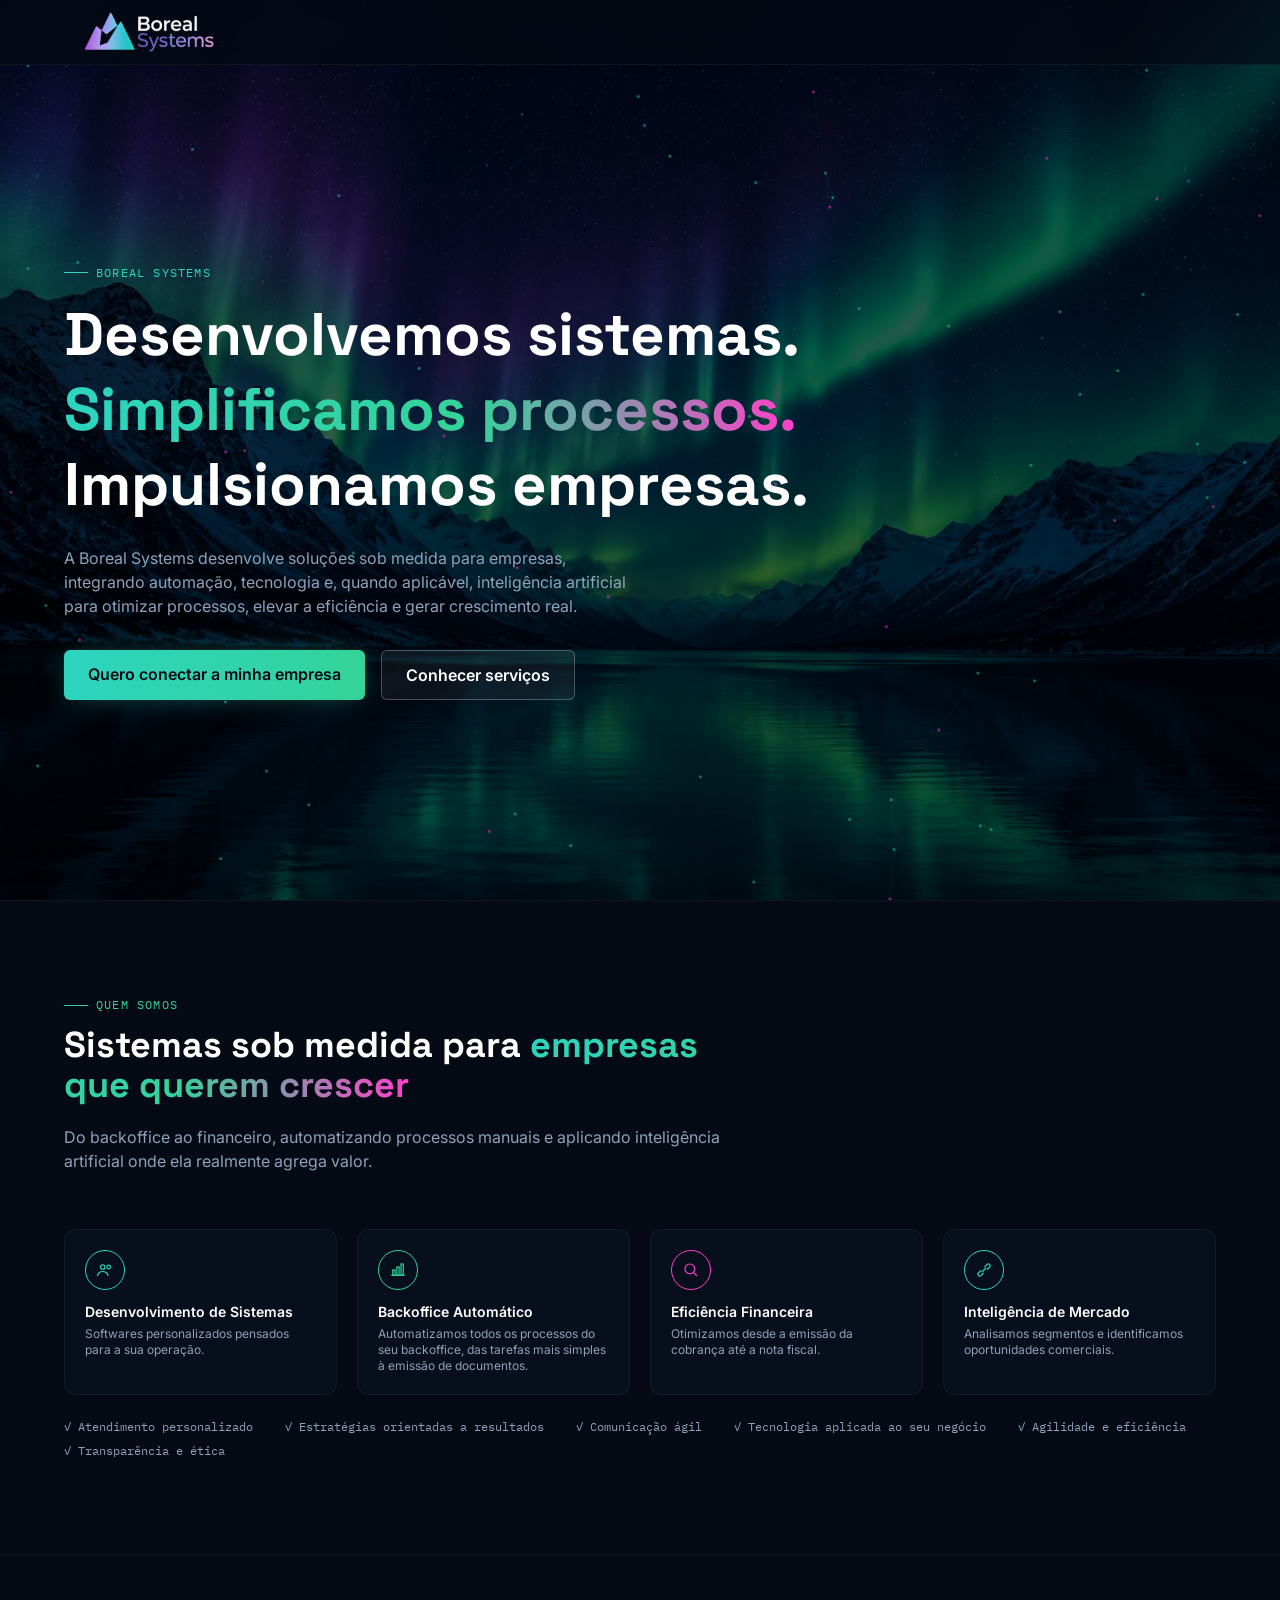
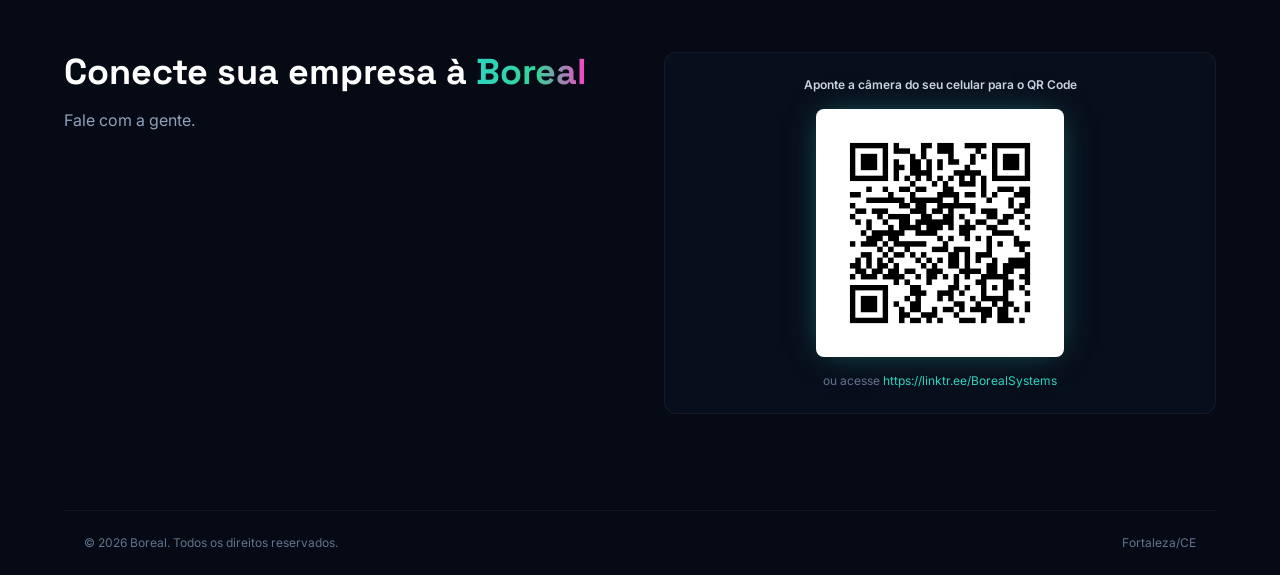
<file: index.html>
<!DOCTYPE html>
<html lang="pt-BR">
<head>
<meta charset="UTF-8">
<meta name="viewport" content="width=device-width, initial-scale=1.0">
<title>Boreal Systems — Sistemas Sob Medida para Empresas</title>
<meta name="description" content="A Boreal Systems desenvolve sistemas sob medida para empresas, unindo automação, tecnologia e inteligência artificial para simplificar processos e acelerar resultados.">
<link rel="preconnect" href="https://fonts.googleapis.com">
<link href="https://fonts.googleapis.com/css2?family=Space+Grotesk:wght@600;700&family=Inter:wght@400;500;600&family=IBM+Plex+Mono:wght@500&display=swap" rel="stylesheet">
<link rel="stylesheet" href="css/output.css">
<link rel="shortcut icon" href="images/favicon.png" type="image/x-icon">
<style>
  html{scroll-behavior:smooth}
  body{background:#050a14}
  #net{position:fixed;top:0;right:0;bottom:0;left:0;z-index:0;opacity:.55}
  .bg-photo{position:fixed;top:0;right:0;bottom:0;left:0;z-index:-1;background:url('images/aurora.jpg') center/cover;filter:brightness(.35) saturate(1.1)}
  .grad-text{background:linear-gradient(90deg,#2dd4bf,#34d399 55%,#ff3fc9);-webkit-background-clip:text;background-clip:text;color:transparent}
  .glow{box-shadow:0 0 30px -8px rgba(45,212,191,.5)}
  nav a.active{color:#2dd4bf}
  #mobileNav{transition:transform .35s cubic-bezier(.4,0,.2,1)}
  ::selection{background:#ff3fc9;color:#050a14}
  .reveal{opacity:0;transform:translateX(-28px);transition:opacity .7s cubic-bezier(.4,0,.2,1),transform .7s cubic-bezier(.4,0,.2,1)}
  .reveal.is-visible{opacity:1;transform:translateX(0)}
  @media (prefers-reduced-motion:reduce){.reveal{opacity:1;transform:none;transition:none}}
</style>
</head>
<body class="font-body text-slate-300 antialiased">

<div class="bg-photo"></div>
<canvas id="net"></canvas>

<!-- HEADER -->
<header class="fixed inset-x-0 top-0 z-30 backdrop-blur-md bg-navy-950/70 border-b border-white/5">
  <div class="max-w-6xl mx-auto px-5 h-16 flex items-center justify-between">
    <a href="#inicio" class="flex items-center">
      <img src="images/logo.png" alt="Boreal Systems" class="h-9 sm:h-10 w-auto">
    </a>
  </div>
</header>

<main class="relative z-10">
  <!-- INÍCIO -->
  <section id="inicio" class="min-h-screen flex items-center px-5 pt-16">
    <div class="max-w-6xl mx-auto w-full">
      <p class="font-mono text-xs tracking-widest text-teal uppercase mb-4 flex items-center gap-2"><span class="w-6 h-px bg-teal"></span>Boreal Systems</p>
      <h1 class="font-display font-bold text-4xl sm:text-6xl text-white leading-tight max-w-3xl">
        Desenvolvemos sistemas.<br>
        <span class="grad-text">Simplificamos processos.</span><br>
        Impulsionamos empresas.
      </h1>
      <p class="mt-6 max-w-xl text-slate-400">A Boreal Systems desenvolve soluções sob medida para empresas, integrando automação, tecnologia e, quando aplicável, inteligência artificial para otimizar processos, elevar a eficiência e gerar crescimento real.</p>
      <div class="mt-8 flex flex-wrap gap-3 sm:gap-4">
        <a href="#contato" class="px-5 py-2.5 sm:px-6 sm:py-3 text-sm sm:text-base rounded-md font-semibold bg-gradient-to-r from-teal to-agreen text-navy-950 glow hover:opacity-90 transition">Quero conectar a minha empresa</a>
        <a href="#sobre" class="px-5 py-2.5 sm:px-6 sm:py-3 text-sm sm:text-base rounded-md font-semibold border border-white/25 bg-white/5 text-white hover:border-teal hover:text-teal transition">Conhecer serviços</a>
      </div>
    </div>
  </section>

  <!-- SOBRE -->
  <section id="sobre" class="py-24 px-5 border-t border-white/5">
    <div class="max-w-6xl mx-auto">
      <p class="font-mono text-xs tracking-widest text-agreen uppercase mb-3 flex items-center gap-2"><span class="w-6 h-px bg-agreen"></span>Quem somos</p>
      <h2 class="font-display font-bold text-3xl sm:text-4xl text-white max-w-2xl">Sistemas sob medida para <span class="grad-text">empresas que querem crescer</span></h2>
      <p class="mt-5 max-w-2xl text-slate-400">Do backoffice ao financeiro, automatizando processos manuais e aplicando inteligência artificial onde ela realmente agrega valor.</p>

      <div class="mt-14 grid sm:grid-cols-2 lg:grid-cols-4 gap-5">
        <div class="p-5 rounded-xl bg-navy-900/70 border border-white/5 hover:border-teal/40 transition reveal">
          <div class="w-10 h-10 rounded-full border border-teal text-teal flex items-center justify-center mb-3">
            <svg width="18" height="18" viewBox="0 0 24 24" fill="none" stroke="currentColor" stroke-width="1.6"><circle cx="9" cy="8" r="3"/><path d="M2 20c0-3.3 3.1-6 7-6s7 2.7 7 6"/><circle cx="17" cy="8" r="2.4"/></svg>
          </div>
          <h3 class="text-white font-semibold text-sm">Desenvolvimento de Sistemas</h3>
          <p class="text-xs text-slate-400 mt-1">Softwares personalizados pensados para a sua operação.</p>
        </div>
        <div class="p-5 rounded-xl bg-navy-900/70 border border-white/5 hover:border-agreen/40 transition reveal delay-100">
          <div class="w-10 h-10 rounded-full border border-agreen text-agreen flex items-center justify-center mb-3">
            <svg width="18" height="18" viewBox="0 0 24 24" fill="none" stroke="currentColor" stroke-width="1.6"><path d="M3 19h18"/><rect x="5" y="12" width="3" height="7"/><rect x="10.5" y="8" width="3" height="11"/><rect x="16" y="4" width="3" height="15"/></svg>
          </div>
          <h3 class="text-white font-semibold text-sm">Backoffice Automático</h3>
          <p class="text-xs text-slate-400 mt-1">Automatizamos todos os processos do seu backoffice, das tarefas mais simples à emissão de documentos.</p>
        </div>
        <div class="p-5 rounded-xl bg-navy-900/70 border border-white/5 hover:border-pink-neon/40 transition reveal delay-200">
          <div class="w-10 h-10 rounded-full border border-pink-neon text-pink-neon flex items-center justify-center mb-3">
            <svg width="18" height="18" viewBox="0 0 24 24" fill="none" stroke="currentColor" stroke-width="1.6"><circle cx="10.5" cy="10.5" r="6.5"/><path d="M20 20l-4.8-4.8"/></svg>
          </div>
          <h3 class="text-white font-semibold text-sm">Eficiência Financeira</h3>
          <p class="text-xs text-slate-400 mt-1">Otimizamos desde a emissão da cobrança até a nota fiscal.</p>
        </div>
        <div class="p-5 rounded-xl bg-navy-900/70 border border-white/5 hover:border-teal/40 transition reveal delay-300">
          <div class="w-10 h-10 rounded-full border border-teal text-teal flex items-center justify-center mb-3">
            <svg width="18" height="18" viewBox="0 0 24 24" fill="none" stroke="currentColor" stroke-width="1.6"><path d="M8 12.5l-3.5 3.5a2.4 2.4 0 003.4 3.4L11.4 16"/><path d="M16 11.5l3.5-3.5a2.4 2.4 0 00-3.4-3.4L12.6 8"/><path d="M9 15l6-6"/></svg>
          </div>
          <h3 class="text-white font-semibold text-sm">Inteligência de Mercado</h3>
          <p class="text-xs text-slate-400 mt-1">Analisamos segmentos e identificamos oportunidades comerciais.</p>
        </div>
      </div>

      <div class="mt-6 flex flex-wrap gap-x-8 gap-y-2 text-xs text-slate-400 font-mono">
        <span>✓ Atendimento personalizado</span>
        <span>✓ Estratégias orientadas a resultados</span>
        <span>✓ Comunicação ágil</span>
        <span>✓ Tecnologia aplicada ao seu negócio</span>
        <span>✓ Agilidade e eficiência</span>
        <span>✓ Transparência e ética</span>
      </div>
    </div>
  </section>


  <!-- CONTATO -->
  <section id="contato" class="py-24 px-5 border-t border-white/5">
    <div class="max-w-6xl mx-auto grid lg:grid-cols-2 gap-12">
      <div>
        <h2 class="font-display font-bold text-3xl sm:text-4xl text-white">Conecte sua empresa à <span class="grad-text">Boreal</span></h2>
        <p class="mt-4 text-slate-400 max-w-md">Fale com a gente.</p>

        <!-- <ul class="mt-8 space-y-3 text-sm">
          <li class="flex items-center gap-3"><span class="text-teal">◆</span><a href="https://wa.me/5585996833293" target="_blank" rel="noopener" class="hover:text-teal">(85) 99683-3293 — WhatsApp</a></li>
          <!-- <li class="flex items-center gap-3"><span class="text-agreen">◆</span><a href="mailto:parcerias@borealsystems.com.br" class="hover:text-agreen">parcerias@borealsystems.com.br</a></li> -->
          <!-- <li class="flex items-center gap-3"><span class="text-pink-neon">◆</span><span>@borealsystemsit · Boreal Systems</span></li> -->
        <!-- </ul> -->
        
      </div>

      <div class="p-6 rounded-xl bg-navy-900/70 border border-white/5 flex flex-col items-center text-center">
        <p class="text-xs font-semibold text-slate-300 mb-4">Aponte a câmera do seu celular para o QR Code</p>
        <a href="https://linktr.ee/BorealSystems" target="_blank" rel="noopener" class="p-3 rounded-lg bg-white glow">
          <img src="images/qrcode.jpg" alt="QR Code de contato da Boreal" width="220" height="220" class="w-48 h-48 sm:w-56 sm:h-56">
        </a>
        <p class="mt-4 text-xs text-slate-500">ou acesse <a href="https://linktr.ee/BorealSystems" target="_blank" rel="noopener" class="text-teal hover:underline">https://linktr.ee/BorealSystems</a></p>
      </div>
    </div>
  </section>

</main>

<footer class="relative z-10 border-t border-white/5 py-6 px-5 text-xs text-slate-500 flex flex-wrap justify-between gap-3 max-w-6xl mx-auto">
  <span>&copy; <span id="year"></span> Boreal. Todos os direitos reservados.</span>
  <span>Fortaleza/CE</span>
</footer>

<script src="js/script.js"></script>
</body>
</html>
</file>
<file: css/output.css>
/*! tailwindcss v4.3.3 | MIT License | https://tailwindcss.com */
@layer properties{@supports (((-webkit-hyphens:none)) and (not (margin-trim:inline))) or ((-moz-orient:inline) and (not (color:rgb(from red r g b)))){*,:before,:after,::backdrop{--tw-translate-x:0;--tw-translate-y:0;--tw-translate-z:0;--tw-space-y-reverse:0;--tw-border-style:solid;--tw-gradient-position:initial;--tw-gradient-from:#0000;--tw-gradient-via:#0000;--tw-gradient-to:#0000;--tw-gradient-stops:initial;--tw-gradient-via-stops:initial;--tw-gradient-from-position:0%;--tw-gradient-via-position:50%;--tw-gradient-to-position:100%;--tw-leading:initial;--tw-font-weight:initial;--tw-tracking:initial;--tw-backdrop-blur:initial;--tw-backdrop-brightness:initial;--tw-backdrop-contrast:initial;--tw-backdrop-grayscale:initial;--tw-backdrop-hue-rotate:initial;--tw-backdrop-invert:initial;--tw-backdrop-opacity:initial;--tw-backdrop-saturate:initial;--tw-backdrop-sepia:initial}}}@layer theme{:root,:host{--font-sans:-apple-system, BlinkMacSystemFont, "Segoe UI", Roboto, "Helvetica Neue", "Noto Sans", Arial, sans-serif, "Apple Color Emoji", "Segoe UI Emoji", "Segoe UI Symbol", "Noto Color Emoji";--font-mono:"IBM Plex Mono", monospace;--color-slate-300:oklch(86.9% .022 252.894);--color-slate-400:oklch(70.4% .04 256.788);--color-slate-500:oklch(55.4% .046 257.417);--color-white:#fff;--spacing:.25rem;--container-md:28rem;--container-xl:36rem;--container-2xl:42rem;--container-3xl:48rem;--container-6xl:72rem;--text-xs:.75rem;--text-xs--line-height:calc(1 / .75);--text-sm:.875rem;--text-sm--line-height:calc(1.25 / .875);--text-base:1rem;--text-base--line-height:calc(1.5 / 1);--text-3xl:1.875rem;--text-3xl--line-height:calc(2.25 / 1.875);--text-4xl:2.25rem;--text-4xl--line-height:calc(2.5 / 2.25);--text-6xl:3.75rem;--text-6xl--line-height:1;--font-weight-semibold:600;--font-weight-bold:700;--tracking-widest:.1em;--leading-tight:1.25;--radius-md:.375rem;--radius-lg:.5rem;--radius-xl:.75rem;--blur-md:12px;--default-transition-duration:.15s;--default-transition-timing-function:cubic-bezier(.4, 0, .2, 1);--default-font-family:var(--font-sans);--default-mono-font-family:var(--font-mono);--color-navy-950:#050a14;--color-navy-900:#0a1220;--color-teal:#2dd4bf;--color-agreen:#34d399;--color-pink-neon:#ff3fc9;--font-display:"Space Grotesk", sans-serif;--font-body:"Inter", sans-serif}}@layer base{*,:after,:before,::backdrop{box-sizing:border-box;border:0 solid;margin:0;padding:0}::file-selector-button{box-sizing:border-box;border:0 solid;margin:0;padding:0}html,:host{-webkit-text-size-adjust:100%;tab-size:4;line-height:1.5;font-family:var(--default-font-family,-apple-system, BlinkMacSystemFont, "Segoe UI", Roboto, "Helvetica Neue", "Noto Sans", Arial, sans-serif, "Apple Color Emoji", "Segoe UI Emoji", "Segoe UI Symbol", "Noto Color Emoji");font-feature-settings:var(--default-font-feature-settings,normal);font-variation-settings:var(--default-font-variation-settings,normal);-webkit-tap-highlight-color:transparent}hr{height:0;color:inherit;border-top-width:1px}abbr:where([title]){-webkit-text-decoration:underline dotted;text-decoration:underline dotted}h1,h2,h3,h4,h5,h6{font-size:inherit;font-weight:inherit}a{color:inherit;-webkit-text-decoration:inherit;-webkit-text-decoration:inherit;-webkit-text-decoration:inherit;text-decoration:inherit}b,strong{font-weight:bolder}code,kbd,samp,pre{font-family:var(--default-mono-font-family,ui-monospace, SFMono-Regular, Menlo, Monaco, Consolas, "Liberation Mono", "Courier New", monospace);font-feature-settings:var(--default-mono-font-feature-settings,normal);font-variation-settings:var(--default-mono-font-variation-settings,normal);font-size:1em}small{font-size:80%}sub,sup{vertical-align:baseline;font-size:75%;line-height:0;position:relative}sub{bottom:-.25em}sup{top:-.5em}table{text-indent:0;border-color:inherit;border-collapse:collapse}:-moz-focusring:where(:not(iframe)){outline:auto}progress{vertical-align:baseline}summary{display:list-item}ol,ul,menu{list-style:none}img,svg,video,canvas,audio,iframe,embed,object{vertical-align:middle;display:block}img,video{max-width:100%;height:auto}button,input,select,optgroup,textarea{font:inherit;font-feature-settings:inherit;font-variation-settings:inherit;letter-spacing:inherit;color:inherit;opacity:1;background-color:#0000;border-radius:0}::file-selector-button{font:inherit;font-feature-settings:inherit;font-variation-settings:inherit;letter-spacing:inherit;color:inherit;opacity:1;background-color:#0000;border-radius:0}:where(select:is([multiple],[size])) optgroup{font-weight:bolder}:where(select:is([multiple],[size])) optgroup option{padding-inline-start:20px}::file-selector-button{margin-inline-end:4px}::placeholder{opacity:1}@supports (not ((-webkit-appearance:-apple-pay-button))) or (contain-intrinsic-size:1px){::placeholder{color:currentColor}@supports (color:color-mix(in lab, red, red)){::placeholder{color:color-mix(in oklab, currentcolor 50%, transparent)}}}textarea{resize:vertical}::-webkit-search-decoration{-webkit-appearance:none}::-webkit-date-and-time-value{min-height:1lh;text-align:inherit}::-webkit-datetime-edit{display:inline-flex}::-webkit-datetime-edit-fields-wrapper{padding:0}::-webkit-datetime-edit{padding-block:0}::-webkit-datetime-edit-year-field{padding-block:0}::-webkit-datetime-edit-month-field{padding-block:0}::-webkit-datetime-edit-day-field{padding-block:0}::-webkit-datetime-edit-hour-field{padding-block:0}::-webkit-datetime-edit-minute-field{padding-block:0}::-webkit-datetime-edit-second-field{padding-block:0}::-webkit-datetime-edit-millisecond-field{padding-block:0}::-webkit-datetime-edit-meridiem-field{padding-block:0}::-webkit-calendar-picker-indicator{line-height:1}:-moz-ui-invalid{box-shadow:none}button,input:where([type=button],[type=reset],[type=submit]){appearance:button}::file-selector-button{appearance:button}::-webkit-inner-spin-button{height:auto}::-webkit-outer-spin-button{height:auto}[hidden]:where(:not([hidden=until-found])){display:none!important}}@layer components;@layer utilities{.fixed{position:fixed}.relative{position:relative}.inset-x-0{inset-inline:0}.top-0{top:0}.z-10{z-index:10}.z-30{z-index:30}.mx-auto{margin-inline:auto}.mt-1{margin-top:var(--spacing)}.mt-4{margin-top:calc(var(--spacing) * 4)}.mt-5{margin-top:calc(var(--spacing) * 5)}.mt-6{margin-top:calc(var(--spacing) * 6)}.mt-8{margin-top:calc(var(--spacing) * 8)}.mt-14{margin-top:calc(var(--spacing) * 14)}.mb-3{margin-bottom:calc(var(--spacing) * 3)}.mb-4{margin-bottom:calc(var(--spacing) * 4)}.flex{display:flex}.grid{display:grid}.hidden{display:none}.h-9{height:calc(var(--spacing) * 9)}.h-10{height:calc(var(--spacing) * 10)}.h-16{height:calc(var(--spacing) * 16)}.h-48{height:calc(var(--spacing) * 48)}.h-px{height:1px}.min-h-screen{min-height:100vh}.w-6{width:calc(var(--spacing) * 6)}.w-10{width:calc(var(--spacing) * 10)}.w-48{width:calc(var(--spacing) * 48)}.w-auto{width:auto}.w-full{width:100%}.max-w-2xl{max-width:var(--container-2xl)}.max-w-3xl{max-width:var(--container-3xl)}.max-w-6xl{max-width:var(--container-6xl)}.max-w-md{max-width:var(--container-md)}.max-w-xl{max-width:var(--container-xl)}.translate-x-full{--tw-translate-x:100%;translate:var(--tw-translate-x) var(--tw-translate-y)}.resize{resize:both}.flex-col{flex-direction:column}.flex-wrap{flex-wrap:wrap}.items-center{align-items:center}.justify-between{justify-content:space-between}.justify-center{justify-content:center}.gap-2{gap:calc(var(--spacing) * 2)}.gap-3{gap:calc(var(--spacing) * 3)}.gap-5{gap:calc(var(--spacing) * 5)}.gap-12{gap:calc(var(--spacing) * 12)}:where(.space-y-3>:not(:last-child)){--tw-space-y-reverse:0;margin-block-start:calc(calc(var(--spacing) * 3) * var(--tw-space-y-reverse));margin-block-end:calc(calc(var(--spacing) * 3) * calc(1 - var(--tw-space-y-reverse)))}.gap-x-8{column-gap:calc(var(--spacing) * 8)}.gap-y-2{row-gap:calc(var(--spacing) * 2)}.rounded-full{border-radius:3.40282e38px}.rounded-lg{border-radius:var(--radius-lg)}.rounded-md{border-radius:var(--radius-md)}.rounded-xl{border-radius:var(--radius-xl)}.border{border-style:var(--tw-border-style);border-width:1px}.border-t{border-top-style:var(--tw-border-style);border-top-width:1px}.border-b{border-bottom-style:var(--tw-border-style);border-bottom-width:1px}.border-agreen{border-color:var(--color-agreen)}.border-pink-neon{border-color:var(--color-pink-neon)}.border-teal{border-color:var(--color-teal)}.border-white\/5{border-color:#ffffff0d}@supports (color:color-mix(in lab, red, red)){.border-white\/5{border-color:color-mix(in oklab, var(--color-white) 5%, transparent)}}.border-white\/25{border-color:#ffffff40}@supports (color:color-mix(in lab, red, red)){.border-white\/25{border-color:color-mix(in oklab, var(--color-white) 25%, transparent)}}.bg-agreen{background-color:var(--color-agreen)}.bg-navy-900\/70{background-color:#0a1220b3}@supports (color:color-mix(in lab, red, red)){.bg-navy-900\/70{background-color:color-mix(in oklab, var(--color-navy-900) 70%, transparent)}}.bg-navy-950\/70{background-color:#050a14b3}@supports (color:color-mix(in lab, red, red)){.bg-navy-950\/70{background-color:color-mix(in oklab, var(--color-navy-950) 70%, transparent)}}.bg-teal{background-color:var(--color-teal)}.bg-white{background-color:var(--color-white)}.bg-white\/5{background-color:#ffffff0d}@supports (color:color-mix(in lab, red, red)){.bg-white\/5{background-color:color-mix(in oklab, var(--color-white) 5%, transparent)}}.bg-gradient-to-r{--tw-gradient-position:to right in oklab;background-image:linear-gradient(var(--tw-gradient-stops))}.from-teal{--tw-gradient-from:var(--color-teal);--tw-gradient-stops:var(--tw-gradient-via-stops,var(--tw-gradient-position), var(--tw-gradient-from) var(--tw-gradient-from-position), var(--tw-gradient-to) var(--tw-gradient-to-position))}.to-agreen{--tw-gradient-to:var(--color-agreen);--tw-gradient-stops:var(--tw-gradient-via-stops,var(--tw-gradient-position), var(--tw-gradient-from) var(--tw-gradient-from-position), var(--tw-gradient-to) var(--tw-gradient-to-position))}.p-3{padding:calc(var(--spacing) * 3)}.p-5{padding:calc(var(--spacing) * 5)}.p-6{padding:calc(var(--spacing) * 6)}.px-5{padding-inline:calc(var(--spacing) * 5)}.py-2\.5{padding-block:calc(var(--spacing) * 2.5)}.py-6{padding-block:calc(var(--spacing) * 6)}.py-24{padding-block:calc(var(--spacing) * 24)}.pt-16{padding-top:calc(var(--spacing) * 16)}.text-center{text-align:center}.font-body{font-family:var(--font-body)}.font-display{font-family:var(--font-display)}.font-mono{font-family:var(--font-mono)}.text-3xl{font-size:var(--text-3xl);line-height:var(--tw-leading,var(--text-3xl--line-height))}.text-4xl{font-size:var(--text-4xl);line-height:var(--tw-leading,var(--text-4xl--line-height))}.text-sm{font-size:var(--text-sm);line-height:var(--tw-leading,var(--text-sm--line-height))}.text-xs{font-size:var(--text-xs);line-height:var(--tw-leading,var(--text-xs--line-height))}.leading-tight{--tw-leading:var(--leading-tight);line-height:var(--leading-tight)}.font-bold{--tw-font-weight:var(--font-weight-bold);font-weight:var(--font-weight-bold)}.font-semibold{--tw-font-weight:var(--font-weight-semibold);font-weight:var(--font-weight-semibold)}.tracking-widest{--tw-tracking:var(--tracking-widest);letter-spacing:var(--tracking-widest)}.text-agreen{color:var(--color-agreen)}.text-navy-950{color:var(--color-navy-950)}.text-pink-neon{color:var(--color-pink-neon)}.text-slate-300{color:var(--color-slate-300)}.text-slate-400{color:var(--color-slate-400)}.text-slate-500{color:var(--color-slate-500)}.text-teal{color:var(--color-teal)}.text-white{color:var(--color-white)}.uppercase{text-transform:uppercase}.antialiased{-webkit-font-smoothing:antialiased;-moz-osx-font-smoothing:grayscale}.backdrop-blur-md{--tw-backdrop-blur:blur(var(--blur-md));-webkit-backdrop-filter:var(--tw-backdrop-blur,) var(--tw-backdrop-brightness,) var(--tw-backdrop-contrast,) var(--tw-backdrop-grayscale,) var(--tw-backdrop-hue-rotate,) var(--tw-backdrop-invert,) var(--tw-backdrop-opacity,) var(--tw-backdrop-saturate,) var(--tw-backdrop-sepia,);backdrop-filter:var(--tw-backdrop-blur,) var(--tw-backdrop-brightness,) var(--tw-backdrop-contrast,) var(--tw-backdrop-grayscale,) var(--tw-backdrop-hue-rotate,) var(--tw-backdrop-invert,) var(--tw-backdrop-opacity,) var(--tw-backdrop-saturate,) var(--tw-backdrop-sepia,)}.transition{transition-property:color,background-color,border-color,outline-color,text-decoration-color,fill,stroke,--tw-gradient-from,--tw-gradient-via,--tw-gradient-to,opacity,box-shadow,transform,translate,scale,rotate,filter,-webkit-backdrop-filter,backdrop-filter,display,content-visibility,overlay,pointer-events;transition-timing-function:var(--tw-ease,var(--default-transition-timing-function));transition-duration:var(--tw-duration,var(--default-transition-duration))}.delay-100{transition-delay:.1s}.delay-200{transition-delay:.2s}.delay-300{transition-delay:.3s}@media (hover:hover){.hover\:border-agreen\/40:hover{border-color:#34d39966}@supports (color:color-mix(in lab, red, red)){.hover\:border-agreen\/40:hover{border-color:color-mix(in oklab, var(--color-agreen) 40%, transparent)}}.hover\:border-pink-neon\/40:hover{border-color:#ff3fc966}@supports (color:color-mix(in lab, red, red)){.hover\:border-pink-neon\/40:hover{border-color:color-mix(in oklab, var(--color-pink-neon) 40%, transparent)}}.hover\:border-teal:hover{border-color:var(--color-teal)}.hover\:border-teal\/40:hover{border-color:#2dd4bf66}@supports (color:color-mix(in lab, red, red)){.hover\:border-teal\/40:hover{border-color:color-mix(in oklab, var(--color-teal) 40%, transparent)}}.hover\:text-agreen:hover{color:var(--color-agreen)}.hover\:text-teal:hover{color:var(--color-teal)}.hover\:underline:hover{text-decoration-line:underline}.hover\:opacity-90:hover{opacity:.9}}@media (min-width:40rem){.sm\:h-10{height:calc(var(--spacing) * 10)}.sm\:h-56{height:calc(var(--spacing) * 56)}.sm\:w-56{width:calc(var(--spacing) * 56)}.sm\:grid-cols-2{grid-template-columns:repeat(2,minmax(0,1fr))}.sm\:gap-4{gap:calc(var(--spacing) * 4)}.sm\:px-6{padding-inline:calc(var(--spacing) * 6)}.sm\:py-3{padding-block:calc(var(--spacing) * 3)}.sm\:text-4xl{font-size:var(--text-4xl);line-height:var(--tw-leading,var(--text-4xl--line-height))}.sm\:text-6xl{font-size:var(--text-6xl);line-height:var(--tw-leading,var(--text-6xl--line-height))}.sm\:text-base{font-size:var(--text-base);line-height:var(--tw-leading,var(--text-base--line-height))}}@media (min-width:64rem){.lg\:grid-cols-2{grid-template-columns:repeat(2,minmax(0,1fr))}.lg\:grid-cols-4{grid-template-columns:repeat(4,minmax(0,1fr))}}}@property --tw-translate-x{syntax:"*";inherits:false;initial-value:0}@property --tw-translate-y{syntax:"*";inherits:false;initial-value:0}@property --tw-translate-z{syntax:"*";inherits:false;initial-value:0}@property --tw-space-y-reverse{syntax:"*";inherits:false;initial-value:0}@property --tw-border-style{syntax:"*";inherits:false;initial-value:solid}@property --tw-gradient-position{syntax:"*";inherits:false}@property --tw-gradient-from{syntax:"<color>";inherits:false;initial-value:#0000}@property --tw-gradient-via{syntax:"<color>";inherits:false;initial-value:#0000}@property --tw-gradient-to{syntax:"<color>";inherits:false;initial-value:#0000}@property --tw-gradient-stops{syntax:"*";inherits:false}@property --tw-gradient-via-stops{syntax:"*";inherits:false}@property --tw-gradient-from-position{syntax:"<length-percentage>";inherits:false;initial-value:0%}@property --tw-gradient-via-position{syntax:"<length-percentage>";inherits:false;initial-value:50%}@property --tw-gradient-to-position{syntax:"<length-percentage>";inherits:false;initial-value:100%}@property --tw-leading{syntax:"*";inherits:false}@property --tw-font-weight{syntax:"*";inherits:false}@property --tw-tracking{syntax:"*";inherits:false}@property --tw-backdrop-blur{syntax:"*";inherits:false}@property --tw-backdrop-brightness{syntax:"*";inherits:false}@property --tw-backdrop-contrast{syntax:"*";inherits:false}@property --tw-backdrop-grayscale{syntax:"*";inherits:false}@property --tw-backdrop-hue-rotate{syntax:"*";inherits:false}@property --tw-backdrop-invert{syntax:"*";inherits:false}@property --tw-backdrop-opacity{syntax:"*";inherits:false}@property --tw-backdrop-saturate{syntax:"*";inherits:false}@property --tw-backdrop-sepia{syntax:"*";inherits:false}
</file>
